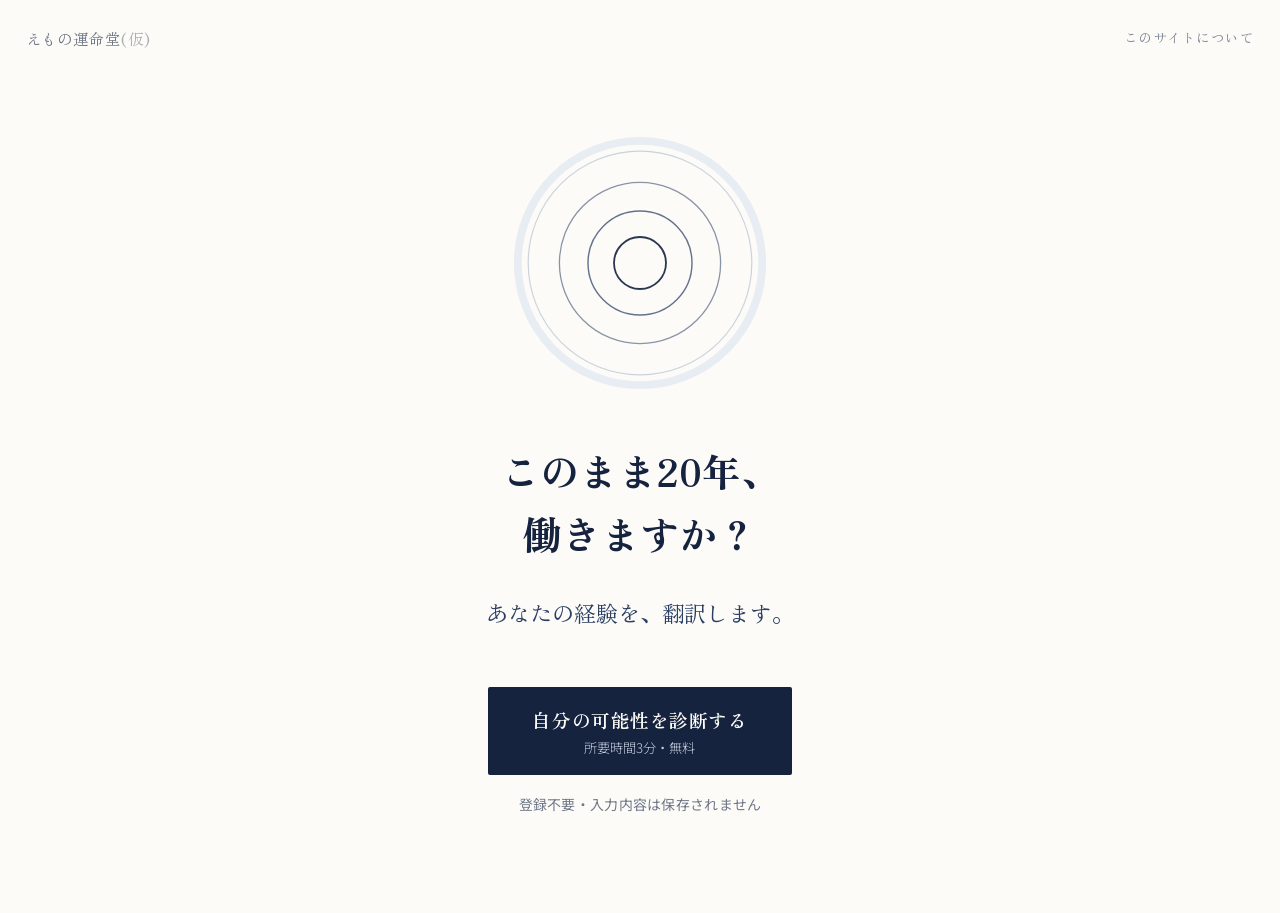
<file: index.html>
<!DOCTYPE html>
<html lang="ja">
<head>
<meta charset="UTF-8">
<meta name="viewport" content="width=device-width, initial-scale=1.0">
<meta name="color-scheme" content="light only">
<title>えもの運命堂(仮) | あなたの経験を翻訳する、可能性診断</title>
<meta name="description" content="このまま20年働きますか？あなたの経験を翻訳する、3分の可能性診断。">

<!-- OGP: 実際に公開するドメインに合わせて og:url と og:image を書き換えてください -->
<meta property="og:type" content="website">
<meta property="og:title" content="このまま20年、働きますか？｜えもの運命堂">
<meta property="og:description" content="あなたの経験を翻訳する、3分の可能性診断。">
<meta property="og:url" content="https://eqmanage.github.io/emonounmeido/">
<meta property="og:image" content="https://eqmanage.github.io/emonounmeido/img/og-image.png">
<meta property="og:site_name" content="えもの運命堂">
<meta property="og:locale" content="ja_JP">

<meta name="twitter:card" content="summary_large_image">
<meta name="twitter:title" content="このまま20年、働きますか？｜えもの運命堂">
<meta name="twitter:description" content="あなたの経験を翻訳する、3分の可能性診断。">
<meta name="twitter:image" content="https://eqmanage.github.io/emonounmeido/img/og-image.png">

<link rel="stylesheet" href="css/style.css">
</head>
<body>

<div class="mini-header">
  <span>えもの運命堂<span style="opacity:.6;">(仮)</span></span>
  <a href="about.html" class="about-link">このサイトについて</a>
</div>

<main class="container">

  <!-- ============ ランディング ============ -->
  <section class="screen is-active" id="screen-landing">
    <div class="screen-inner landing">

      <svg class="rings" viewBox="0 0 200 200" aria-hidden="true">
        <circle cx="100" cy="100" r="20" fill="none" stroke="#16233F" stroke-width="1.4"/>
        <circle cx="100" cy="100" r="40" fill="none" stroke="#2B3F63" stroke-width="1.1" opacity="0.8"/>
        <circle cx="100" cy="100" r="62" fill="none" stroke="#2B3F63" stroke-width="1" opacity="0.6"/>
        <circle cx="100" cy="100" r="86" fill="none" stroke="#8FA3BE" stroke-width="0.9" opacity="0.5"/>
        <circle cx="100" cy="100" r="94" fill="none" stroke="#DCE6F0" stroke-width="6" opacity="0.7"/>
      </svg>

      <h1>このまま20年、<br>働きますか？</h1>
      <p class="lede">あなたの経験を、翻訳します。</p>

      <button class="btn-primary" id="btn-start">
        <span class="btn-label">自分の可能性を診断する</span>
        <span class="btn-sub">所要時間3分・無料</span>
      </button>
      <p class="trust-note">登録不要・入力内容は保存されません</p>

    </div>
  </section>

  <!-- ============ STEP 1 ============ -->
  <section class="screen" id="screen-step1">
    <div class="screen-inner">
      <div class="progress">
        <span class="progress-dot is-current" data-dot="1"></span>
        <span class="progress-dot" data-dot="2"></span>
        <span class="progress-dot" data-dot="3"></span>
      </div>
      <h2 class="step-title">あなたのことを教えて</h2>

      <div class="question-block">
        <label class="question-label">性別</label>
        <div class="choice-row" id="q-gender">
          <button type="button" class="choice-pill" data-value="女性">女性</button>
          <button type="button" class="choice-pill" data-value="男性">男性</button>
          <button type="button" class="choice-pill" data-value="回答しない">回答しない</button>
        </div>
      </div>

      <div class="question-block">
        <label class="question-label" for="q-birthday">誕生日</label>
        <input type="date" id="q-birthday" value="1980-04-02" min="1940-01-01" max="2010-12-31">
      </div>

      <div class="step-actions">
        <button class="btn-primary" id="btn-to-step2" disabled>
          <span class="btn-label">次へ</span>
        </button>
      </div>
    </div>
  </section>

  <!-- ============ STEP 2 ============ -->
  <section class="screen" id="screen-step2">
    <div class="screen-inner">
      <div class="progress">
        <span class="progress-dot is-done" data-dot="1"></span>
        <span class="progress-dot is-current" data-dot="2"></span>
        <span class="progress-dot" data-dot="3"></span>
      </div>
      <h2 class="step-title">今のことを、少しだけ</h2>

      <div class="question-block">
        <label class="question-label" id="q-job-label">今のお仕事を教えてください</label>
        <span class="question-hint" id="q-job-hint">近いものがあれば選んでください</span>
        <div class="choice-stack" id="q-job-choices"></div>
        <input type="text" id="q-job-other" class="q-job-other" placeholder="お仕事を入力してください" style="display:none; margin-top:0.7rem;">
      </div>

      <div class="question-block" id="feeling-block">
        <label class="question-label">最近、仕事をしていてこんな気持ちになることはありますか？</label>
        <div class="choice-stack" id="q-feeling">
          <button type="button" class="choice-card" data-value="continue">この仕事をこの先20年続けるのは、正直しんどいかもしれない</button>
          <button type="button" class="choice-card" data-value="unrewarded">頑張ってきたはずなのに、報われている実感があまりない</button>
          <button type="button" class="choice-card" data-value="repetition">毎日同じことの繰り返しで、代わり映えがない気がする</button>
          <button type="button" class="choice-card" data-value="other-desire">本当はやりたいことが、他にある気がしている</button>
          <button type="button" class="choice-card" data-value="vague">特に不満というわけではないが、なんとなく違う気がしている</button>
        </div>
      </div>

      <div class="step-actions">
        <button class="btn-primary" id="btn-to-step3" disabled>
          <span class="btn-label">次へ</span>
        </button>
        <div><button class="btn-secondary" id="btn-back-1">戻る</button></div>
      </div>
    </div>
  </section>

  <!-- ============ STEP 3 ============ -->
  <section class="screen" id="screen-step3">
    <div class="screen-inner">
      <div class="progress">
        <span class="progress-dot is-done" data-dot="1"></span>
        <span class="progress-dot is-done" data-dot="2"></span>
        <span class="progress-dot is-current" data-dot="3"></span>
      </div>
      <h2 class="step-title">最後にひとつだけ</h2>

      <div class="question-block">
        <label class="question-label" id="q-wish-label">ちょっとやってみたい仕事は、ありますか？</label>
        <span class="question-hint" id="q-wish-hint">思いつかなければ、気になる分野やキーワードだけでも構いません</span>
        <div class="choice-stack" id="q-wish-choices"></div>
        <input type="text" id="q-wish-other" class="q-job-other" placeholder="気になる仕事やキーワードを入力してください" style="display:none; margin-top:0.7rem;">
      </div>

      <div class="question-block" id="priority-block">
        <label class="question-label">これから先、どちらかというと大事にしたいのは？</label>
        <span class="question-hint">近いものを1つ選んでください</span>
        <div class="choice-stack" id="q-priority">
          <button type="button" class="choice-card" data-value="comfort">無理なく続けられる、心と時間の余裕</button>
          <button type="button" class="choice-card" data-value="reward">今より高い収入や、正当な評価</button>
          <button type="button" class="choice-card" data-value="stimulation">新しいことに挑戦できる刺激</button>
          <button type="button" class="choice-card" data-value="contribution">誰かの役に立っている実感</button>
          <button type="button" class="choice-card" data-value="autonomy">自分の裁量で決められる自由さ</button>
          <button type="button" class="choice-card" data-value="none">特にこだわりはない</button>
        </div>
      </div>

      <div class="step-actions">
        <button class="btn-primary" id="btn-diagnose">
          <span class="btn-label">診断結果を見る</span>
        </button>
        <div><button class="btn-secondary" id="btn-back-2">戻る</button></div>
      </div>
    </div>
  </section>

  <!-- ============ 結果 ============ -->
  <section class="screen" id="screen-result">
    <div class="screen-inner">

      <div class="result-loading" id="result-loading">
        <svg class="rings" viewBox="0 0 200 200" aria-hidden="true">
          <circle cx="100" cy="100" r="20" fill="none" stroke="#16233F" stroke-width="1.4"/>
          <circle cx="100" cy="100" r="40" fill="none" stroke="#2B3F63" stroke-width="1.1" opacity="0.8"/>
          <circle cx="100" cy="100" r="62" fill="none" stroke="#2B3F63" stroke-width="1" opacity="0.6"/>
          <circle cx="100" cy="100" r="86" fill="none" stroke="#8FA3BE" stroke-width="0.9" opacity="0.5"/>
        </svg>
        <p>あなたの経験を、翻訳しています…</p>
      </div>

      <div class="result-content" id="result-content">
        <span class="result-tag" id="result-tag"></span>
        <h2 class="result-title" id="result-title"></h2>
        <div class="result-body" id="result-body"></div>

        <div class="share-block">
          <p class="share-label">結果をシェアする</p>
          <div class="share-row">
            <a href="#" target="_blank" rel="noopener" class="share-btn share-x" id="share-x">Xでシェア</a>
            <a href="#" target="_blank" rel="noopener" class="share-btn share-line" id="share-line">LINEで送る</a>
          </div>
        </div>

        <div class="result-footer">
          <button class="btn-secondary" id="btn-restart">もう一度診断する</button>
        </div>
      </div>

      <p class="small-note">この診断はエンターテインメントを目的とした参考情報です。実際のキャリア選択は、ご自身の状況を踏まえてご判断ください。</p>

    </div>
  </section>

</main>

<script src="js/app.js"></script>
</body>
</html>
</file>
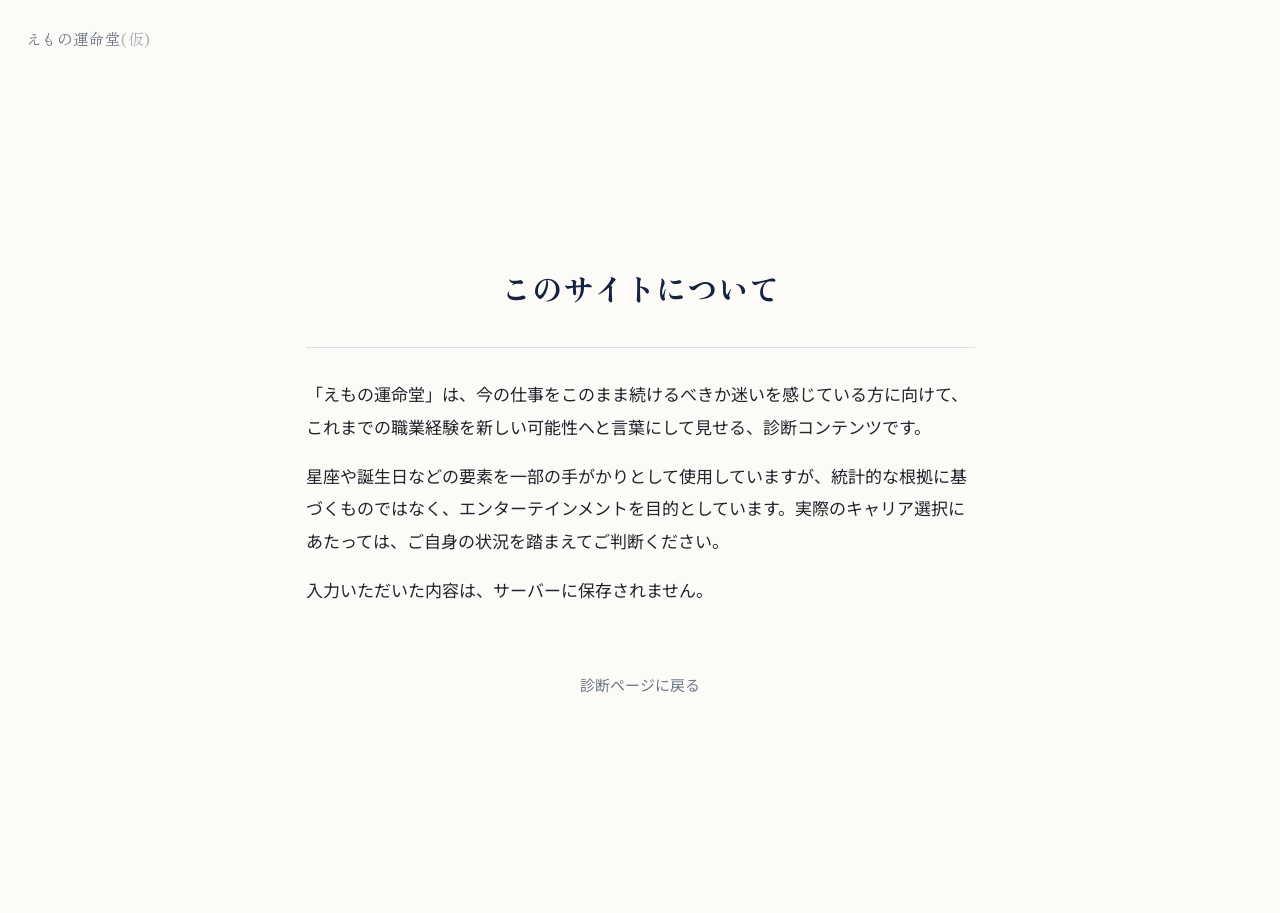
<file: About.html>
<!DOCTYPE html>
<html lang="ja">
<head>
<meta charset="UTF-8">
<meta name="viewport" content="width=device-width, initial-scale=1.0">
<meta name="color-scheme" content="light only">
<title>このサイトについて | えもの運命堂(仮)</title>
<meta name="description" content="えもの運命堂についてのご案内です。">
<link rel="stylesheet" href="css/style.css">
</head>
<body>

<div class="mini-header"><a href="index.html" style="color:inherit; text-decoration:none;">えもの運命堂<span style="opacity:.6;">(仮)</span></a></div>

<main class="container">
  <section class="screen is-active">
    <div class="screen-inner">
      <h2 class="step-title">このサイトについて</h2>
      <div class="result-body" style="text-align:left;">
        <p>「えもの運命堂」は、今の仕事をこのまま続けるべきか迷いを感じている方に向けて、これまでの職業経験を新しい可能性へと言葉にして見せる、診断コンテンツです。</p>
        <p>星座や誕生日などの要素を一部の手がかりとして使用していますが、統計的な根拠に基づくものではなく、エンターテインメントを目的としています。実際のキャリア選択にあたっては、ご自身の状況を踏まえてご判断ください。</p>
        <p>入力いただいた内容は、サーバーに保存されません。</p>
      </div>
      <div class="step-actions">
        <a href="index.html" class="btn-secondary" style="display:inline-block; text-decoration:none;">診断ページに戻る</a>
      </div>
    </div>
  </section>
</main>

</body>
</html>
</file>
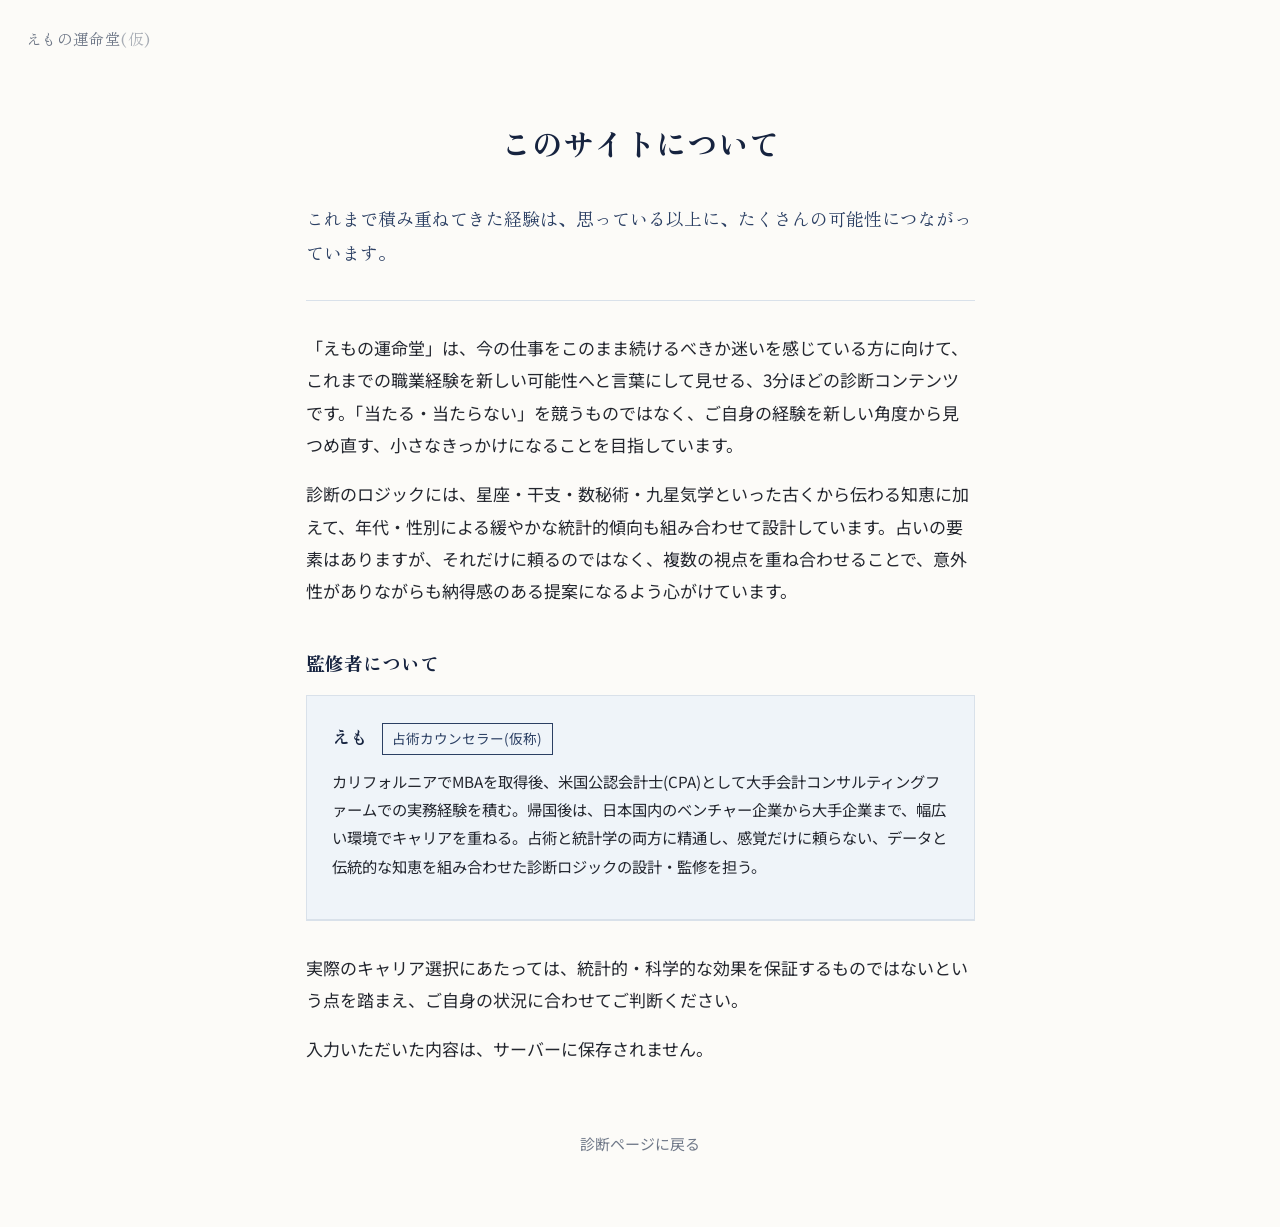
<file: about.html>
<!DOCTYPE html>
<html lang="ja">
<head>
<meta charset="UTF-8">
<meta name="viewport" content="width=device-width, initial-scale=1.0">
<meta name="color-scheme" content="light only">
<title>このサイトについて | えもの運命堂(仮)</title>
<meta name="description" content="えもの運命堂の成り立ちと、監修者についてのご案内です。">
<link rel="stylesheet" href="css/style.css">
</head>
<body>

<div class="mini-header"><a href="index.html" style="color:inherit; text-decoration:none;">えもの運命堂<span style="opacity:.6;">(仮)</span></a></div>

<main class="container">
  <section class="screen is-active">
    <div class="screen-inner">
      <h2 class="step-title">このサイトについて</h2>

      <p class="about-lede">これまで積み重ねてきた経験は、思っている以上に、たくさんの可能性につながっています。</p>

      <div class="result-body" style="text-align:left;">
        <p>「えもの運命堂」は、今の仕事をこのまま続けるべきか迷いを感じている方に向けて、これまでの職業経験を新しい可能性へと言葉にして見せる、3分ほどの診断コンテンツです。「当たる・当たらない」を競うものではなく、ご自身の経験を新しい角度から見つめ直す、小さなきっかけになることを目指しています。</p>
        <p>診断のロジックには、星座・干支・数秘術・九星気学といった古くから伝わる知恵に加えて、年代・性別による緩やかな統計的傾向も組み合わせて設計しています。占いの要素はありますが、それだけに頼るのではなく、複数の視点を重ね合わせることで、意外性がありながらも納得感のある提案になるよう心がけています。</p>
      </div>

      <h3 class="about-heading">監修者について</h3>
      <div class="supervisor-card">
        <div class="supervisor-head">
          <span class="supervisor-name">えも</span>
          <!-- 資格名は仮のものです。正式名称が決まり次第、差し替えてください -->
          <span class="supervisor-cred">占術カウンセラー(仮称)</span>
        </div>
        <p class="supervisor-bio">カリフォルニアでMBAを取得後、米国公認会計士(CPA)として大手会計コンサルティングファームでの実務経験を積む。帰国後は、日本国内のベンチャー企業から大手企業まで、幅広い環境でキャリアを重ねる。占術と統計学の両方に精通し、感覚だけに頼らない、データと伝統的な知恵を組み合わせた診断ロジックの設計・監修を担う。</p>
      </div>

      <div class="result-body" style="text-align:left;">
        <p>実際のキャリア選択にあたっては、統計的・科学的な効果を保証するものではないという点を踏まえ、ご自身の状況に合わせてご判断ください。</p>
        <p>入力いただいた内容は、サーバーに保存されません。</p>
      </div>

      <div class="step-actions">
        <a href="index.html" class="btn-secondary" style="display:inline-block; text-decoration:none;">診断ページに戻る</a>
      </div>
    </div>
  </section>
</main>

</body>
</html>
</file>
<file: css/style.css>
/* ==========================================================================
   えもの運命堂(仮) — 40代の可能性診断サイト
   デザインコンセプト: 積み重ねた年輪を、次の道へ翻訳する
   白と青を基調に、占い感・転職サイト感を出さない
   ========================================================================== */

@import url('https://fonts.googleapis.com/css2?family=Zen+Old+Mincho:wght@400;500;600;700;900&family=Noto+Sans+JP:wght@300;400;500;700&display=swap');

:root {
  --navy:    #16233F;
  --navy-2:  #2B3F63;
  --sky:     #EFF4F9;
  --sky-2:   #DCE6F0;
  --paper:   #FCFBF8;
  --ink:     #23262E;
  --muted:   #6E7787;
  --line:    #D9E1EA;

  --font-display: 'Zen Old Mincho', serif;
  --font-body: 'Noto Sans JP', sans-serif;

  --max-width: 720px;
}

* { box-sizing: border-box; }

html {
  /* ターゲット層(40-50代)の読みやすさを考慮し、基準フォントサイズをやや大きめに */
  font-size: 106.25%; /* 約17px相当 */
  /* 常にライトモードで表示し、端末のダークモード設定による自動反転を防ぐ */
  color-scheme: light only;
}

body {
  margin: 0;
  background: var(--paper);
  color: var(--ink);
  font-family: var(--font-body);
  font-weight: 400;
  line-height: 1.9;
  -webkit-font-smoothing: antialiased;
}

h1, h2, h3 {
  font-family: var(--font-display);
  font-weight: 900;
  line-height: 1.6;
  margin: 0;
  color: var(--navy);
}

p { margin: 0 0 1em; }
button { font-family: inherit; }

.container {
  max-width: var(--max-width);
  margin: 0 auto;
  padding: 0 1.5rem;
}

/* ==========================================================================
   ミニヘッダー(仮の屋号のみ、控えめに)
   ========================================================================== */

.mini-header {
  padding: 1.4rem 1.5rem;
  font-family: var(--font-display);
  font-size: 0.9rem;
  color: var(--muted);
  letter-spacing: 0.06em;
  display: flex;
  justify-content: space-between;
  align-items: center;
}

.mini-header .about-link {
  color: var(--muted);
  font-size: 0.8rem;
  text-decoration: none;
  letter-spacing: 0.04em;
  opacity: 0.85;
}
.mini-header .about-link:hover { opacity: 1; }

/* ==========================================================================
   年輪モチーフ(装飾SVG)
   ========================================================================== */

.rings {
  width: 100%;
  max-width: 260px;
  margin: 0 auto 2.2rem;
  opacity: 0.9;
}

/* ==========================================================================
   画面(スクリーン)切り替え
   ========================================================================== */

.screen {
  display: none;
  min-height: calc(100vh - 64px);
  align-items: center;
}
.screen.is-active { display: flex; }

.screen-inner {
  width: 100%;
  padding: 2.5rem 0 4rem;
}

/* ==========================================================================
   ランディング
   ========================================================================== */

.landing {
  text-align: center;
}

.landing h1 {
  font-size: clamp(1.7rem, 5vw, 2.3rem);
  margin-bottom: 0.7em;
}

.landing .lede {
  font-family: var(--font-display);
  font-size: clamp(1.1rem, 3vw, 1.3rem);
  color: var(--navy-2);
  margin-bottom: 2.4em;
}

/* ==========================================================================
   ボタン
   ========================================================================== */

.btn-primary {
  display: inline-flex;
  flex-direction: column;
  align-items: center;
  gap: 0.3rem;
  padding: 1.1rem 2.6rem;
  background: var(--navy);
  color: var(--paper);
  border: none;
  cursor: pointer;
  border-radius: 2px;
  transition: background 0.25s ease, transform 0.15s ease;
}
.btn-primary:hover { background: var(--navy-2); }
.btn-primary:active { transform: scale(0.98); }
.btn-primary .btn-label {
  font-family: var(--font-display);
  font-size: 1.1rem;
  font-weight: 600;
  letter-spacing: 0.03em;
}
.btn-primary .btn-sub {
  font-size: 0.78rem;
  color: #C9D3E2;
  font-weight: 300;
}

.btn-primary:disabled {
  background: var(--sky-2);
  color: var(--muted);
  cursor: not-allowed;
}
.btn-primary:disabled .btn-sub { color: var(--muted); }

.btn-secondary {
  display: inline-block;
  margin-top: 1.2rem;
  background: none;
  border: none;
  color: var(--muted);
  font-size: 0.88rem;
  cursor: pointer;
  text-decoration: underline;
  text-underline-offset: 3px;
}

/* ==========================================================================
   進捗インジケーター
   ========================================================================== */

.progress {
  display: flex;
  justify-content: center;
  gap: 0.5rem;
  margin-bottom: 2.6rem;
}
.progress-dot {
  width: 34px;
  height: 2px;
  background: var(--sky-2);
}
.progress-dot.is-done { background: var(--navy-2); }
.progress-dot.is-current { background: var(--navy); }

/* ==========================================================================
   質問フォーム
   ========================================================================== */

.step-title {
  font-size: clamp(1.4rem, 4vw, 1.8rem);
  text-align: center;
  margin-bottom: 2rem;
}

.question-block {
  margin-bottom: 2.4rem;
}

.question-label {
  display: block;
  font-family: var(--font-display);
  font-size: 1.05rem;
  color: var(--navy);
  margin-bottom: 0.9rem;
}

.question-hint {
  display: block;
  font-size: 0.82rem;
  color: var(--muted);
  margin-top: -0.5rem;
  margin-bottom: 0.9rem;
}

/* 選択肢: 性別など少数の横並び選択 */
.choice-row {
  display: flex;
  gap: 0.7rem;
  flex-wrap: wrap;
}

.choice-pill {
  padding: 0.75rem 1.4rem;
  border: 1px solid var(--line);
  background: var(--paper);
  color: var(--ink);
  cursor: pointer;
  font-size: 0.95rem;
  transition: border-color 0.2s ease, background 0.2s ease;
}
.choice-pill:hover { border-color: var(--navy-2); }
.choice-pill.is-selected {
  border-color: var(--navy);
  background: var(--sky);
  color: var(--navy);
  font-weight: 500;
}

/* 選択肢: 縦積みの選択(Q4のような気持ちの選択) */
.choice-stack {
  display: flex;
  flex-direction: column;
  gap: 0.7rem;
}

.choice-card {
  display: block;
  width: 100%;
  text-align: left;
  padding: 1rem 1.2rem;
  border: 1px solid var(--line);
  background: var(--paper);
  color: var(--ink);
  cursor: pointer;
  font-size: 0.95rem;
  line-height: 1.7;
  transition: border-color 0.2s ease, background 0.2s ease;
}
.choice-card:hover { border-color: var(--navy-2); }
.choice-card.is-selected {
  border-color: var(--navy);
  background: var(--sky);
  font-weight: 500;
}

input[type="date"],
input[type="text"] {
  width: 100%;
  font-family: var(--font-body);
  font-size: 1rem;
  padding: 0.85rem 1rem;
  border: 1px solid var(--line);
  background: var(--paper);
  color: var(--ink);
}
input[type="date"]:focus,
input[type="text"]:focus {
  outline: none;
  border-color: var(--navy-2);
}

.step-actions {
  text-align: center;
  margin-top: 2.6rem;
}

/* ==========================================================================
   結果画面
   ========================================================================== */

.result-loading {
  text-align: center;
  padding: 4rem 0;
}
.result-loading p {
  font-family: var(--font-display);
  color: var(--navy-2);
}

.result-content { display: none; }
.result-content.is-visible { display: block; }

.result-tag {
  display: block;
  text-align: center;
  font-size: 0.85rem;
  color: var(--muted);
  margin-bottom: 0.6rem;
}

.result-title {
  text-align: center;
  font-size: clamp(1.5rem, 4.5vw, 2rem);
  margin-bottom: 1.6rem;
  color: var(--navy);
}

.result-body {
  border-top: 1px solid var(--line);
  padding-top: 1.8rem;
}

.result-body p { color: var(--ink); }

.result-footer {
  margin-top: 2.6rem;
  padding-top: 1.8rem;
  border-top: 1px solid var(--line);
  text-align: center;
}

.small-note {
  font-size: 0.78rem;
  color: var(--muted);
  text-align: center;
  margin-top: 2rem;
}

/* ==========================================================================
   結果: 職業の翻訳提案カード
   ========================================================================== */

.suggestion-list {
  display: flex;
  flex-direction: column;
  gap: 0.9rem;
  margin: 1.4rem 0 1.8rem;
}

.suggestion-card {
  border: 1px solid var(--line);
  background: var(--sky);
  padding: 1.1rem 1.3rem;
}

.suggestion-job {
  display: block;
  font-family: var(--font-display);
  font-size: 1.08rem;
  color: var(--navy);
  margin-bottom: 0.35rem;
}

.suggestion-head {
  display: flex;
  align-items: baseline;
  justify-content: space-between;
  gap: 0.6rem;
  margin-bottom: 0.35rem;
}
.suggestion-head .suggestion-job { margin-bottom: 0; }

.suggestion-score {
  flex-shrink: 0;
  font-family: var(--font-display);
  font-size: 0.85rem;
  color: var(--navy-2);
  border: 1px solid var(--navy-2);
  padding: 0.15em 0.6em;
  white-space: nowrap;
}

.suggestion-reason {
  display: block;
  font-size: 0.88rem;
  color: var(--muted);
  line-height: 1.7;
}

.suggestion-episode {
  display: block;
  font-size: 0.85rem;
  color: var(--ink);
  line-height: 1.8;
  margin-top: 0.6rem;
  padding-top: 0.6rem;
  border-top: 1px dashed var(--line);
}

/* 「もっと詳しく知る」トグルボタンと詳細パネル */
.suggestion-detail-toggle {
  display: block;
  width: 100%;
  margin-top: 0.9rem;
  padding: 0.6rem 0.8rem;
  background: transparent;
  border: 1px solid var(--navy-2);
  color: var(--navy-2);
  font-family: var(--font-body);
  font-size: 0.82rem;
  letter-spacing: 0.02em;
  cursor: pointer;
  transition: background 0.2s ease, color 0.2s ease;
}
.suggestion-detail-toggle:hover {
  background: var(--paper);
}
.suggestion-detail-toggle.is-open {
  background: var(--navy-2);
  color: var(--paper);
}

.suggestion-detail {
  margin-top: 0.9rem;
  padding-top: 0.9rem;
  border-top: 1px dashed var(--line);
}

.suggestion-detail-heading {
  font-family: var(--font-display);
  font-size: 0.85rem;
  color: var(--navy);
  margin-bottom: 0.5rem;
}
.suggestion-detail-heading:not(:first-child) {
  margin-top: 1rem;
}

.suggestion-detail-points {
  margin: 0;
  padding-left: 1.1rem;
  list-style: disc;
}
.suggestion-detail-points li {
  font-size: 0.85rem;
  color: var(--ink);
  line-height: 1.8;
  margin-bottom: 0.5rem;
}
.suggestion-detail-points li:last-child { margin-bottom: 0; }

.suggestion-detail-links {
  margin: 0;
  padding-left: 1.1rem;
  list-style: disc;
}
.suggestion-detail-links li {
  font-size: 0.85rem;
  line-height: 1.7;
  margin-bottom: 0.4rem;
}
.suggestion-detail-links a {
  color: var(--navy-2);
  text-decoration: underline;
  text-underline-offset: 2px;
}
.suggestion-detail-links a:hover { color: var(--navy); }

/* ==========================================================================
   結果: 傾向レーダーチャート
   ========================================================================== */

.radar-block {
  margin: 1.8rem 0;
  text-align: center;
  border-top: 1px solid var(--line);
  padding-top: 1.8rem;
}

.radar-title {
  font-family: var(--font-display);
  color: var(--navy);
  margin-bottom: 0.6rem;
}

.radar-svg {
  width: 100%;
  max-width: 420px;
  height: auto;
}

/* ==========================================================================
   結果: 星座占い(生まれ持った気質)
   ========================================================================== */

.fortune-block {
  margin: 1.8rem 0;
  padding: 1.3rem 1.4rem;
  border: 1px solid var(--line);
  background: var(--sky);
}

.fortune-tag-label {
  display: inline-block;
  font-size: 0.75rem;
  color: var(--navy-2);
  border: 1px solid var(--navy-2);
  padding: 0.1em 0.6em;
  margin-bottom: 0.6rem;
}

.fortune-heading {
  font-family: var(--font-display);
  color: var(--navy);
  font-size: 1.05rem;
  margin-bottom: 0.5rem;
}

.fortune-text {
  color: var(--ink);
  font-size: 0.92rem;
  line-height: 1.85;
  margin-bottom: 0;
}

/* ==========================================================================
   結果: シェアボタン
   ========================================================================== */

.share-block {
  margin-top: 2rem;
  padding-top: 1.6rem;
  border-top: 1px solid var(--line);
  text-align: center;
}

.share-label {
  font-size: 0.85rem;
  color: var(--muted);
  margin-bottom: 0.9rem;
}

.share-row {
  display: flex;
  gap: 0.8rem;
  justify-content: center;
  flex-wrap: wrap;
}

.share-btn {
  display: inline-block;
  padding: 0.7rem 1.4rem;
  font-size: 0.9rem;
  border: 1px solid var(--line);
  color: var(--navy);
  text-decoration: none;
  transition: border-color 0.2s ease, background 0.2s ease;
}
.share-btn:hover { border-color: var(--navy-2); background: var(--sky); }
.share-x { border-color: var(--navy); }
.share-line { border-color: #06C755; color: #06C755; }
.share-line:hover { background: rgba(6,199,85,0.08); }

/* ==========================================================================
   職業の予想カード(STEP2)
   ========================================================================== */

.guess-card {
  border: 1px solid var(--navy);
  background: var(--sky);
  padding: 1.6rem 1.4rem;
  text-align: center;
}

.guess-tag {
  display: block;
  font-size: 0.8rem;
  color: var(--muted);
  margin-bottom: 0.8rem;
}

.guess-job {
  font-family: var(--font-display);
  font-size: 1.5rem;
  color: var(--navy);
  margin: 0 0 0.5rem;
}

.guess-confidence {
  font-size: 0.85rem;
  color: var(--navy-2);
  margin: 0;
}

/* ==========================================================================
   結果: 意外性のある提案(想定内の職業選択をした人向け)
   ========================================================================== */

.suggestion-card-wildcard {
  border-style: dashed;
  border-color: var(--navy-2);
  background: var(--paper);
}

.suggestion-score-wildcard {
  font-style: italic;
  border-color: var(--navy-2);
  color: var(--navy-2);
}

/* ==========================================================================
   安心材料の一言(登録不要・保存しません)
   ========================================================================== */

.trust-note {
  margin-top: 0.9rem;
  font-size: 0.82rem;
  color: var(--muted);
  letter-spacing: 0.02em;
}

/* ==========================================================================
   About: 監修者カード
   ========================================================================== */

.about-lede {
  font-family: var(--font-display);
  font-size: 1.05rem;
  color: var(--navy-2);
  margin-bottom: 1.8rem;
}

.about-heading {
  font-family: var(--font-display);
  font-size: 1.1rem;
  color: var(--navy);
  margin: 2.4rem 0 1rem;
}

.supervisor-card {
  border: 1px solid var(--line);
  background: var(--sky);
  padding: 1.4rem 1.5rem;
}

.supervisor-head {
  display: flex;
  align-items: baseline;
  gap: 0.8rem;
  flex-wrap: wrap;
  margin-bottom: 0.7rem;
}

.supervisor-name {
  font-family: var(--font-display);
  font-weight: 700;
  font-size: 1.05rem;
  color: var(--navy);
}

.supervisor-cred {
  font-size: 0.8rem;
  color: var(--navy-2);
  border: 1px solid var(--navy-2);
  padding: 0.15em 0.7em;
  white-space: nowrap;
}

.supervisor-bio {
  font-size: 0.9rem;
  color: var(--ink);
  line-height: 1.85;
}
</file>
